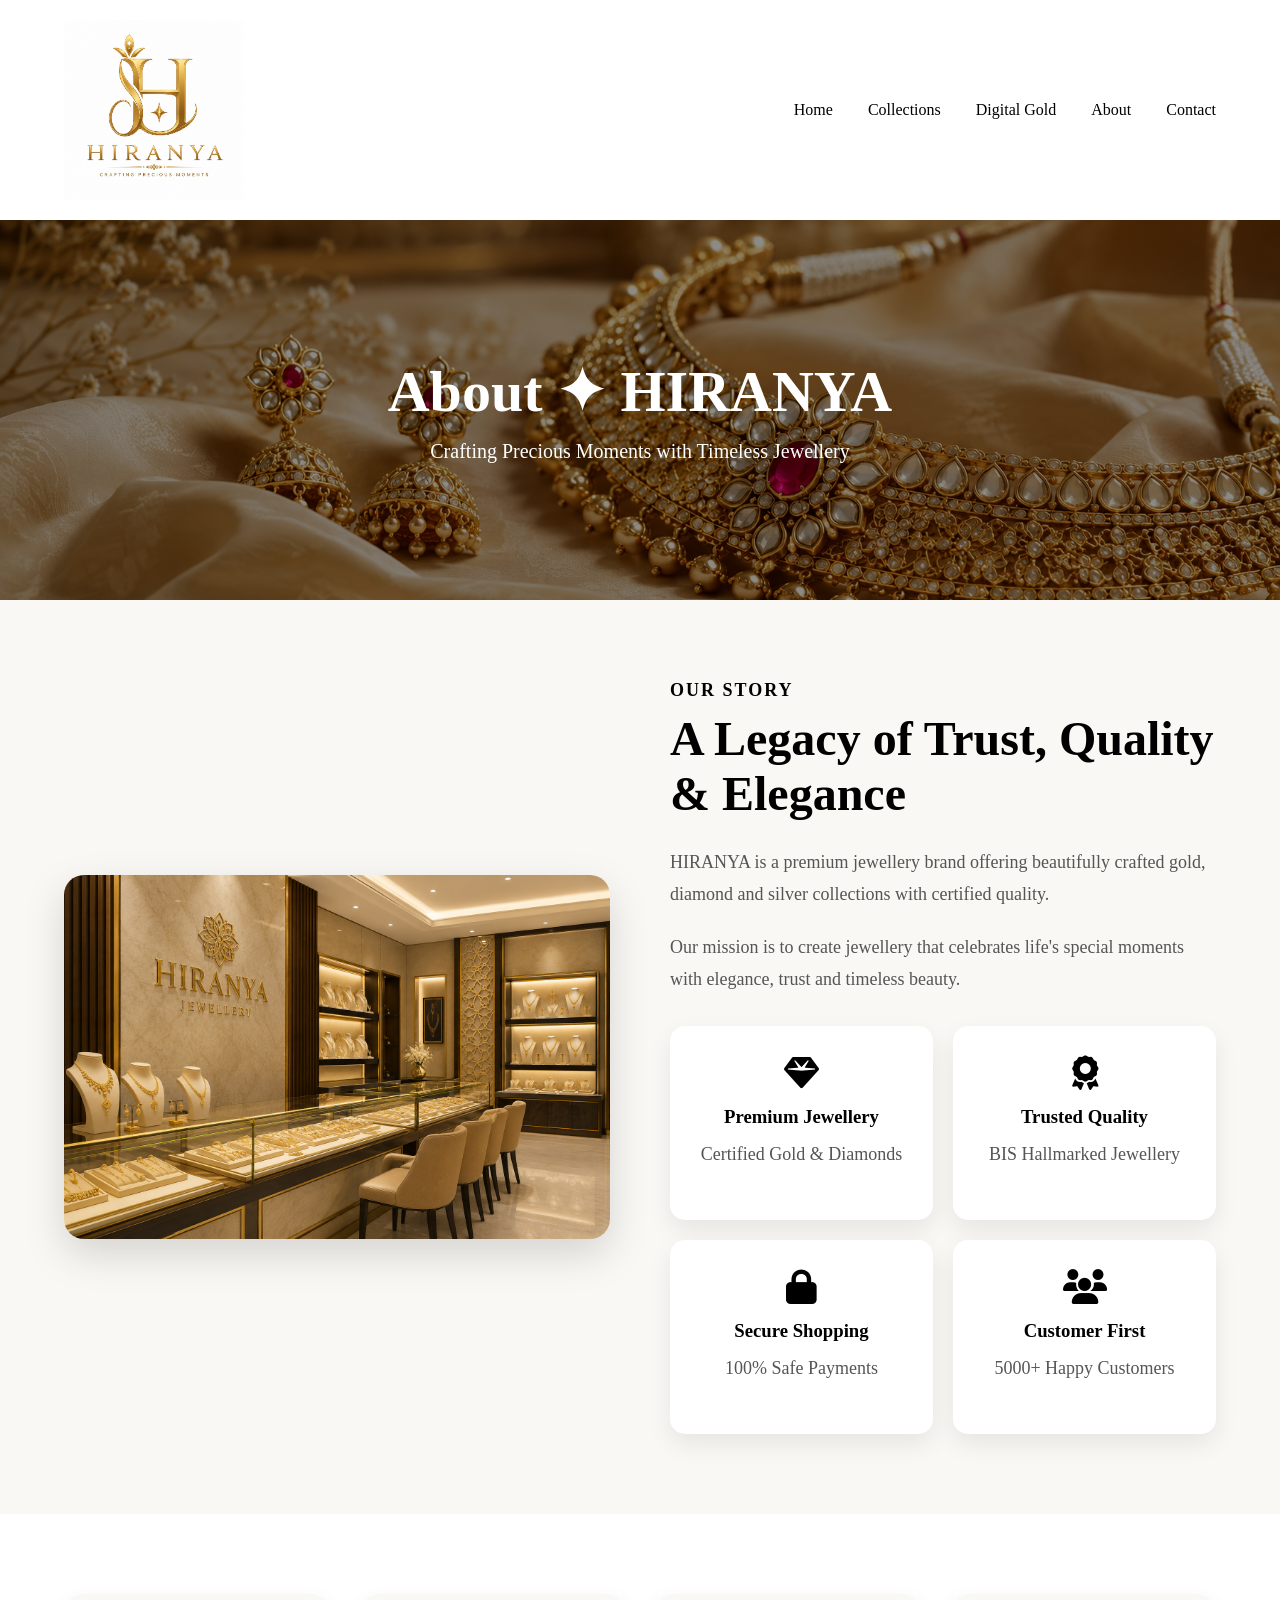
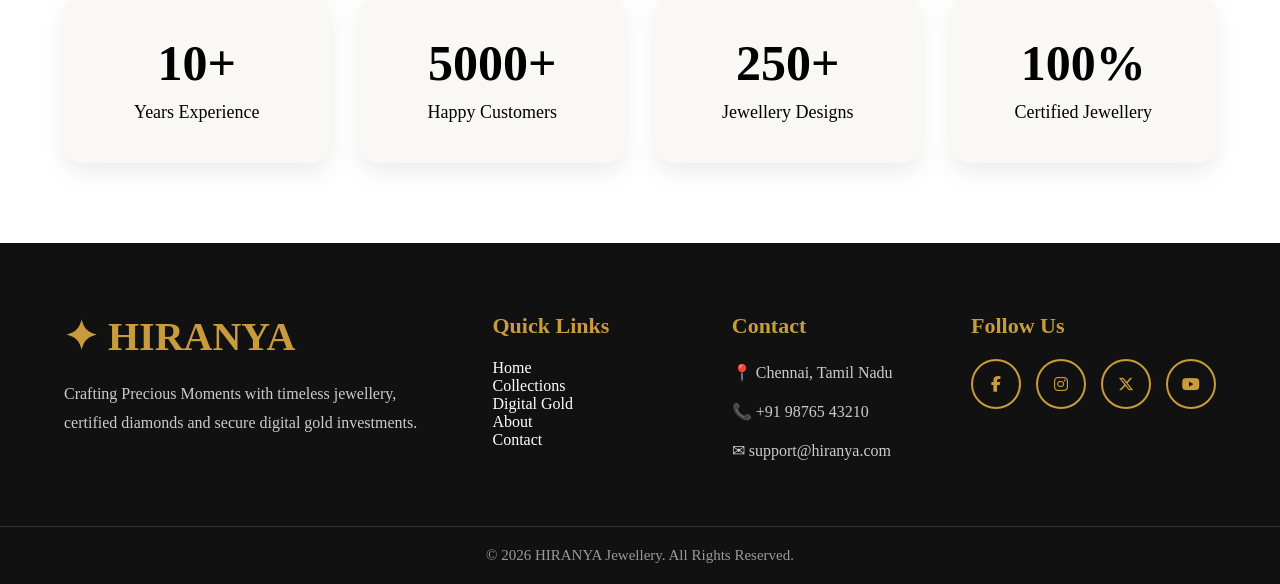
<file: about.html>
<!DOCTYPE html>
<html lang="en">

<head>
    <meta charset="UTF-8">
    <meta name="viewport" content="width=device-width, initial-scale=1.0">
    <title>About | 
        ✦ HIRANYA</title>

    <link rel="stylesheet" href="assets/css/style.css">

    <link rel="stylesheet"
        href="https://cdnjs.cloudflare.com/ajax/libs/font-awesome/6.5.2/css/all.min.css">
</head>

<body>

<header class="header">
    <div class="container nav-container">

        <a href="index.html" class="logo">
            <img src="assets/css/js/images/logo.png" alt="HIRANYA">
        </a>

        <nav class="navbar">
            <a href="index.html">Home</a>
            <a href="shop.html">Collections</a>
            <a href="digital-gold.html">Digital Gold</a>
            <a href="about.html" class="active">About</a>
            <a href="contact.html">Contact</a>
        </nav>

    </div>
</header>

<section class="page-banner">
    <div class="container">
        <h1>About 
            ✦ HIRANYA</h1>
        <p>Crafting Precious Moments with Timeless Jewellery</p>
    </div>
</section>

<section class="about-section">

<div class="container">

<div class="about-grid">

<div class="about-image">
<img src="assets/css/js/images/about.png" alt="About">
</div>

<div class="about-content">

<h5>OUR STORY</h5>

<h2>A Legacy of Trust, Quality & Elegance</h2>

<p>
HIRANYA is a premium jewellery brand offering beautifully crafted
gold, diamond and silver collections with certified quality.
</p>

<p>
Our mission is to create jewellery that celebrates life's
special moments with elegance, trust and timeless beauty.
</p>

<div class="about-features">

<div class="feature-card">
<i class="fas fa-gem"></i>
<h3>Premium Jewellery</h3>
<p>Certified Gold & Diamonds</p>
</div>

<div class="feature-card">
<i class="fas fa-award"></i>
<h3>Trusted Quality</h3>
<p>BIS Hallmarked Jewellery</p>
</div>

<div class="feature-card">
<i class="fas fa-lock"></i>
<h3>Secure Shopping</h3>
<p>100% Safe Payments</p>
</div>

<div class="feature-card">
<i class="fas fa-users"></i>
<h3>Customer First</h3>
<p>5000+ Happy Customers</p>
</div>

</div>

</div>

</div>

</div>

</section>

<section class="stats-section">

<div class="container stats-grid">

<div class="stat-box">
<h2>10+</h2>
<p>Years Experience</p>
</div>

<div class="stat-box">
<h2>5000+</h2>
<p>Happy Customers</p>
</div>

<div class="stat-box">
<h2>250+</h2>
<p>Jewellery Designs</p>
</div>

<div class="stat-box">
<h2>100%</h2>
<p>Certified Jewellery</p>
</div>

</div>

</section>

<footer class="footer">

<div class="container footer-grid">

<div>
<h2>✦ HIRANYA</h2>

<p>
Crafting Precious Moments with timeless jewellery,
certified diamonds and secure digital gold investments.
</p>

</div>

<div>

<h3>Quick Links</h3>

<a href="index.html" class="active">Home</a><br>
<a href="shop.html" class="active">Collections</a><br>
<a href="digital-gold.html" class="active">Digital Gold</a><br>
<a href="about.html" class="active">About</a><br>
<a href="contact.html" class="active">Contact</a>

</div>

<div>

<h3>Contact</h3>

<p>📍 Chennai, Tamil Nadu</p>
<p>📞 +91 98765 43210</p>
<p>✉ support@hiranya.com</p>

</div>

<div>

<h3>Follow Us</h3>

<div class="social-links">

<a href="#"><i class="fab fa-facebook-f"></i></a>

<a href="#"><i class="fab fa-instagram"></i></a>

<a href="#"><i class="fab fa-x-twitter"></i></a>

<a href="#"><i class="fab fa-youtube"></i></a>

</div>

</div>

</div>

<div class="footer-bottom">
© 2026 HIRANYA Jewellery. All Rights Reserved.
</div>

</footer>

</body>
</html>
</file>
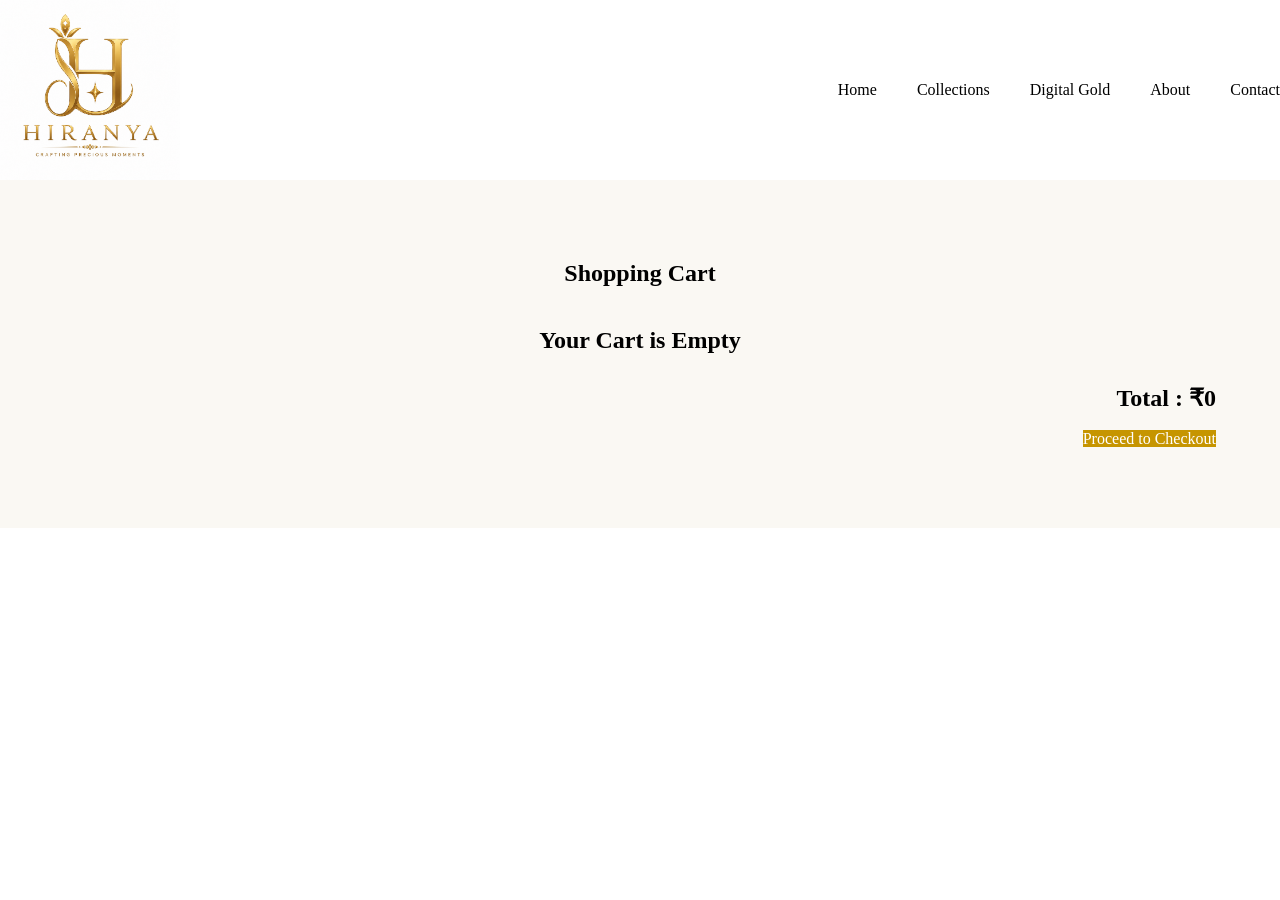
<file: cart.html>
<!DOCTYPE html>
<html lang="en">

<head>
    <meta charset="UTF-8">
    <meta name="viewport" content="width=device-width, initial-scale=1.0">
    <title>Shopping Cart | HIRANYA</title>

    <link rel="stylesheet" href="assets/css/style.css">
</head>

<body>

<header class="header">

    <nav class="navbar">

        <a href="index.html" class="logo">
            <img src="assets/css/js/images/logo/logo.png" alt="HIRANYA">
        </a>

        <ul class="nav-links">
            <li><a href="index.html" class="active">Home</a></li>
            <li><a href="shop.html" class="active">Collections</a></li>
            <li><a href="digital-gold.html" class="active">Digital Gold</a></li>
            <li><a href="about.html" class="active">About</a></li>
            <li><a href="contact.html" class="active">Contact</a></li>
        </ul>

    </nav>

</header>

<section class="product-details-section">

    <div class="container">

        <h1 style="text-align:center;margin-bottom:40px;">
            Shopping Cart
        </h1>

        <div id="cartItems"></div>

        <div style="text-align:right;margin-top:30px;">

            <h2 id="totalPrice">
                Total : ₹0
            </h2>

            <br>

            <a href="checkout.html" class="buy-btn">
                Proceed to Checkout
            </a>

        </div>

    </div>

</section>

<script src="assets/css/js/cart.js"></script>

</body>

</html>
</file>
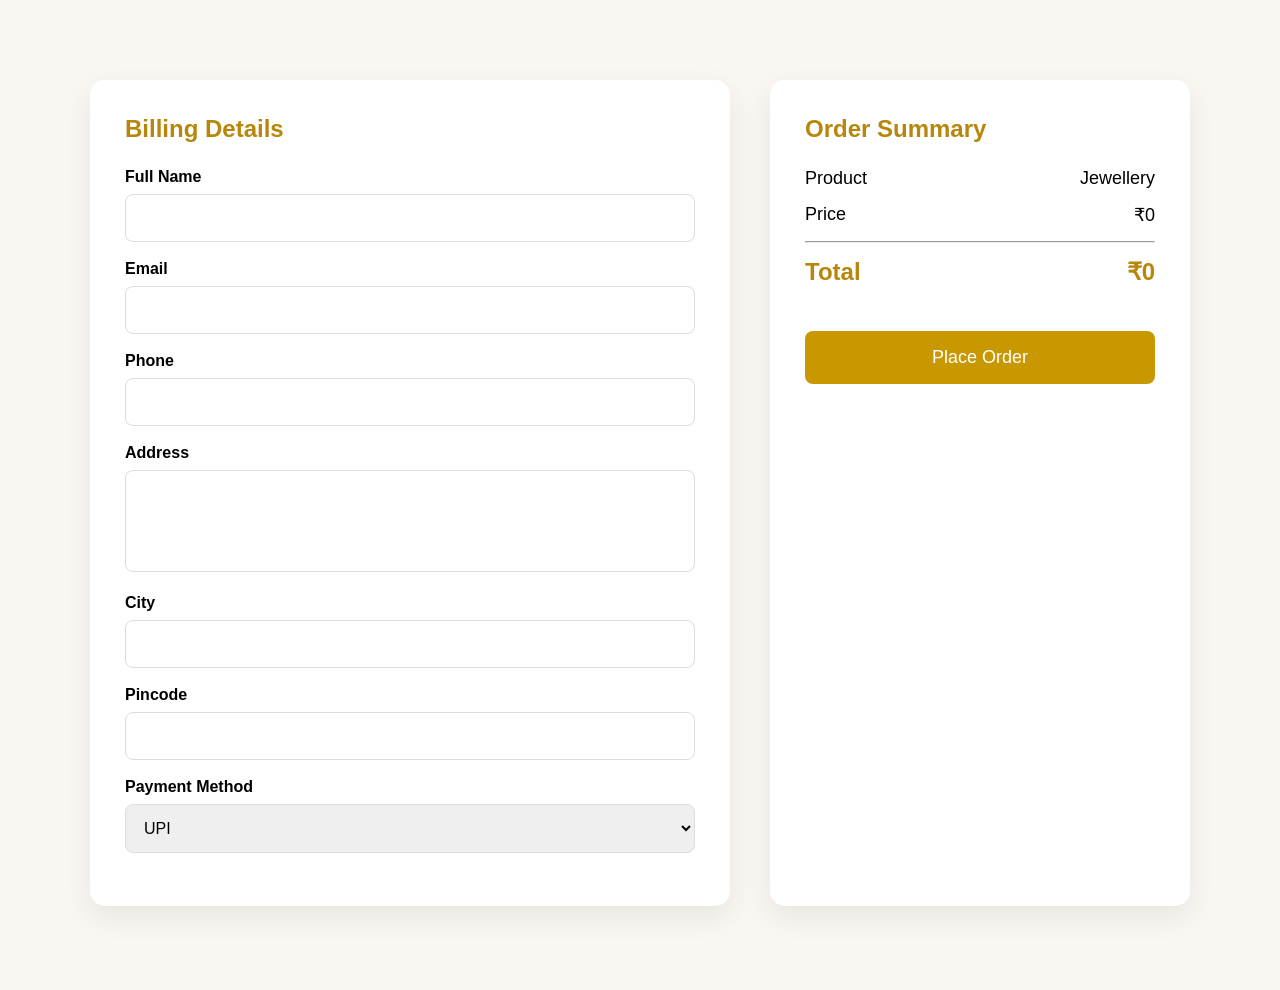
<file: checkout.html>
<!DOCTYPE html>
<html lang="en">

<head>
<meta charset="UTF-8">
<meta name="viewport" content="width=device-width, initial-scale=1.0">

<title>Checkout | HIRANYA</title>

<link rel="stylesheet" href="assets/css/style.css">
<link rel="stylesheet" href="https://cdnjs.cloudflare.com/ajax/libs/font-awesome/6.5.2/css/all.min.css">

<style>

body{
    margin:0;
    background:#faf7f2;
    font-family:Arial,Helvetica,sans-serif;
}

.checkout-section{
    padding:80px 20px;
}

.checkout-container{
    max-width:1100px;
    margin:auto;
    display:grid;
    grid-template-columns:1fr 420px;
    gap:40px;
}

.checkout-form,
.order-summary{

    background:#fff;
    padding:35px;
    border-radius:15px;
    box-shadow:0 10px 30px rgba(0,0,0,.08);

}

.checkout-form h2,
.order-summary h2{

    margin-bottom:25px;
    color:#b8860b;

}

.input-group{
    margin-bottom:18px;
}

.input-group label{
    display:block;
    margin-bottom:8px;
    font-weight:600;
}

.input-group input,
.input-group textarea,
.input-group select{

    width:100%;
    padding:14px;
    border:1px solid #ddd;
    border-radius:8px;
    font-size:16px;
    box-sizing:border-box;

}

textarea{
    resize:none;
}

.summary-row{

    display:flex;
    justify-content:space-between;
    margin:15px 0;
    font-size:18px;

}

.total{

    font-size:24px;
    color:#b8860b;
    font-weight:bold;

}

.place-btn{

    width:100%;
    margin-top:30px;
    padding:16px;
    background:#c99700;
    color:#fff;
    border:none;
    border-radius:8px;
    font-size:18px;
    cursor:pointer;

}

.place-btn:hover{

    background:#a67c00;

}

@media(max-width:900px){

.checkout-container{

grid-template-columns:1fr;

}

}

</style>

</head>

<body>

<section class="checkout-section">

<div class="checkout-container">

<div class="checkout-form">

<h2>Billing Details</h2>

<div class="input-group">
<label>Full Name</label>
<input type="text" id="name">
</div>

<div class="input-group">
<label>Email</label>
<input type="email" id="email">
</div>

<div class="input-group">
<label>Phone</label>
<input type="tel" id="phone">
</div>

<div class="input-group">
<label>Address</label>
<textarea rows="4" id="address"></textarea>
</div>

<div class="input-group">
<label>City</label>
<input type="text" id="city">
</div>

<div class="input-group">
<label>Pincode</label>
<input type="text" id="pincode">
</div>

<div class="input-group">
<label>Payment Method</label>

<select id="payment">


<option>UPI</option>
<option>Credit Card</option>
<option>Debit Card</option>
<option>Net Banking</option>

</select>

</div>

</div>

<div class="order-summary">

<h2>Order Summary</h2>

<div class="summary-row">

<span>Product</span>

<span id="productName">
Jewellery
</span>

</div>

<div class="summary-row">

<span>Price</span>

<span id="productPrice">
₹0
</span>

</div>

<hr>

<div class="summary-row total">

<span>Total</span>

<span id="totalPrice">
₹0
</span>

</div>

<button class="place-btn" onclick="placeOrder()">
Place Order
</button>

</div>

</div>

</section>

<script>

const product=JSON.parse(localStorage.getItem("selectedProduct"));

if(product){

document.getElementById("productName").innerHTML=product.name;

document.getElementById("productPrice").innerHTML="₹"+product.price.toLocaleString();

document.getElementById("totalPrice").innerHTML="₹"+product.price.toLocaleString();

}

function placeOrder(){

let name=document.getElementById("name").value;

let email=document.getElementById("email").value;

let phone=document.getElementById("phone").value;

let address=document.getElementById("address").value;

let city=document.getElementById("city").value;

let pincode=document.getElementById("pincode").value;

if(name==""||email==""||phone==""||address==""||city==""||pincode==""){

alert("Please fill all details.");

return;

}

window.location.href="success.html";

}

</script>

</body>

</html>
</file>
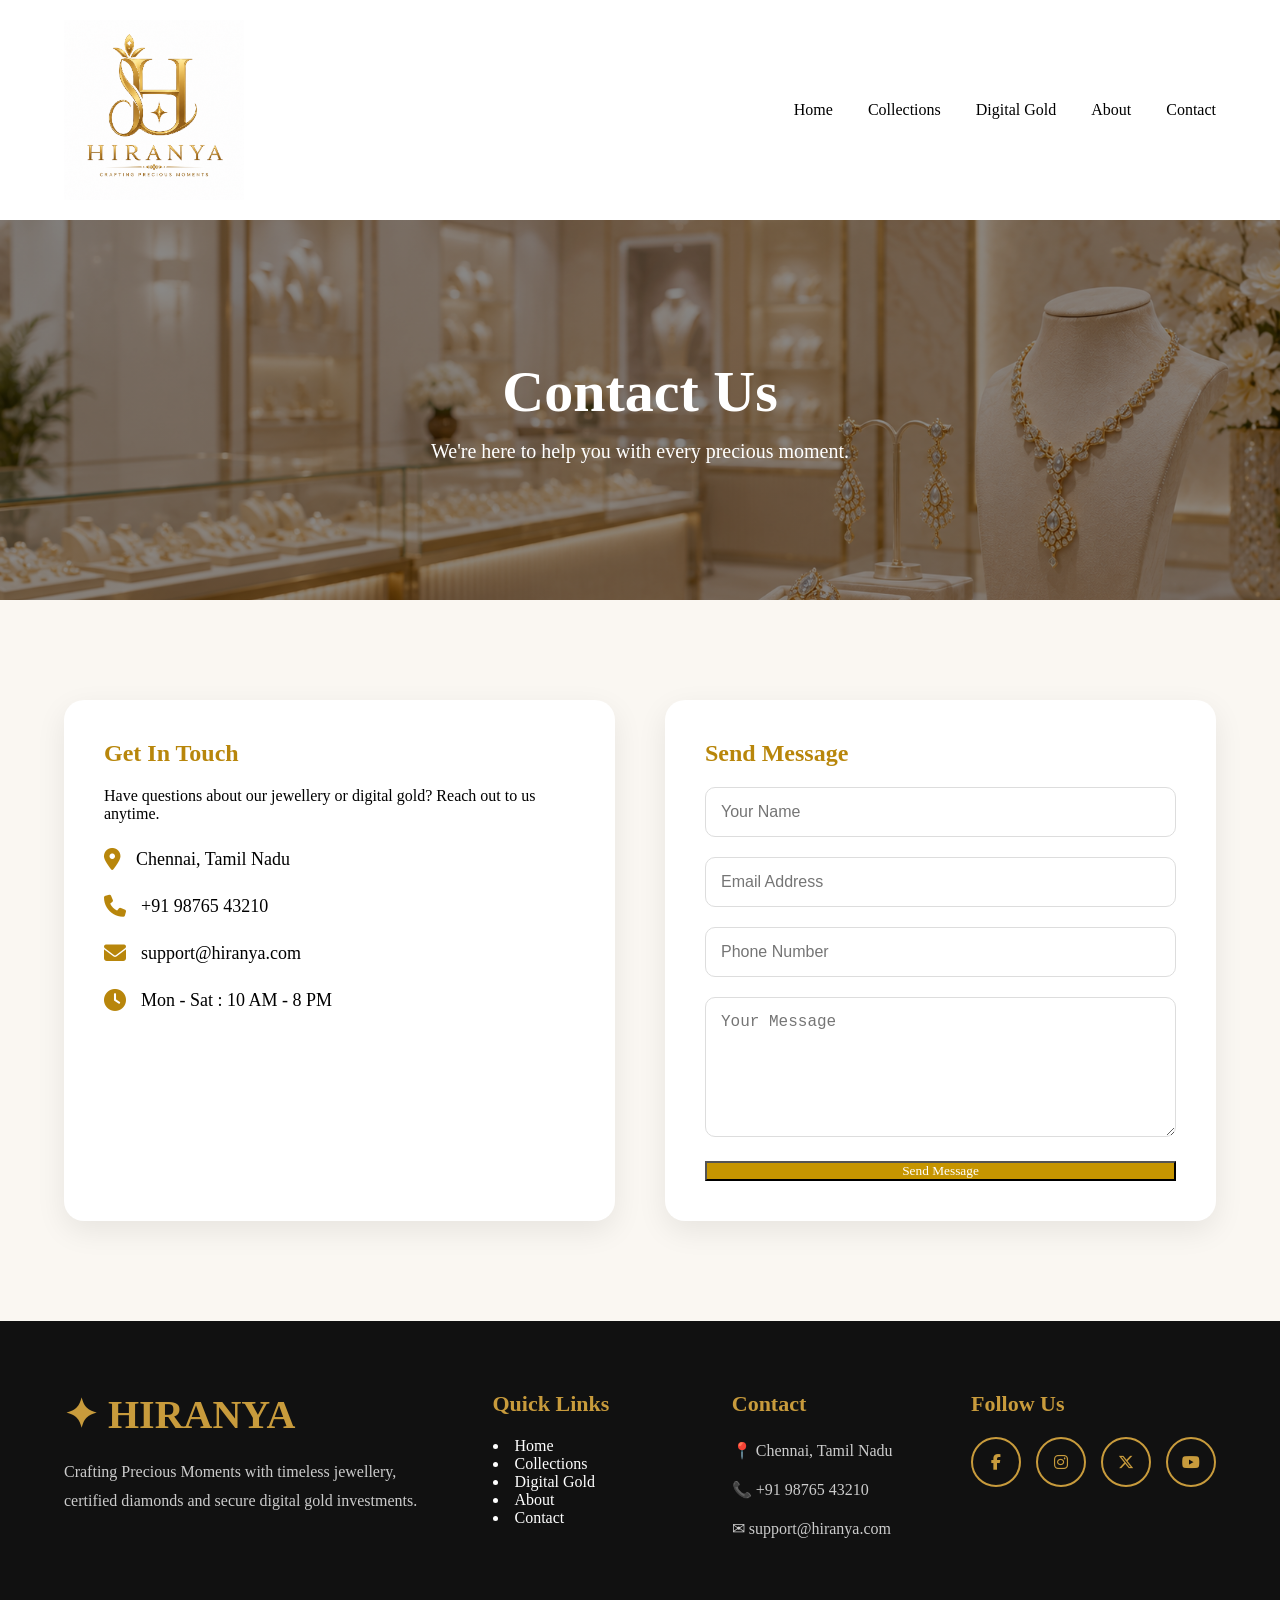
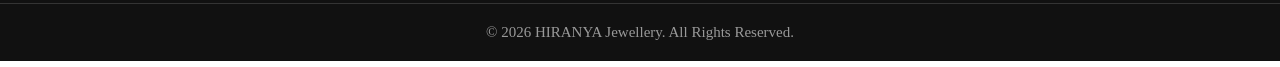
<file: contact.html>
<!DOCTYPE html>
<html lang="en">

<head>
<meta charset="UTF-8">
<meta name="viewport" content="width=device-width, initial-scale=1.0">

<title>Contact | HIRANYA</title>

<link rel="stylesheet" href="assets/css/style.css">

<link rel="stylesheet"
href="https://cdnjs.cloudflare.com/ajax/libs/font-awesome/6.5.2/css/all.min.css">

</head>

<body>

<header class="header">

<div class="container nav-container">

<a href="index.html" class="logo">
<img src="assets/css/js/images/logo.png" alt="HIRANYA">
</a>

<nav class="navbar">
<a href="index.html" class="active">Home</a>
<a href="shop.html" class="active">Collections</a>
<a href="digital-gold.html" class="active">Digital Gold</a>
<a href="about.html" class="active">About</a>
<a href="contact.html" class="active">Contact</a>
</nav>

</div>

</header>

<section class="page-banner contact-banner">

<div class="container">

<h1>Contact Us</h1>

<p>
We're here to help you with every precious moment.
</p>

</div>

</section>

<section class="contact-section">

<div class="container contact-grid">

<div class="contact-info">

<h2>Get In Touch</h2>

<p>
Have questions about our jewellery or digital gold?
Reach out to us anytime.
</p>

<div class="info-box">
<i class="fas fa-map-marker-alt"></i>
<span>Chennai, Tamil Nadu</span>
</div>

<div class="info-box">
<i class="fas fa-phone"></i>
<span>+91 98765 43210</span>
</div>

<div class="info-box">
<i class="fas fa-envelope"></i>
<span>support@hiranya.com</span>
</div>

<div class="info-box">
<i class="fas fa-clock"></i>
<span>Mon - Sat : 10 AM - 8 PM</span>
</div>

</div>

<div class="contact-form">

<h2>Send Message</h2>

<form>

<input type="text" placeholder="Your Name" required>

<input type="email" placeholder="Email Address" required>

<input type="text" placeholder="Phone Number" required>

<textarea rows="6" placeholder="Your Message"></textarea>

<button type="submit" class="buy-btn">
Send Message
</button>

</form>

</div>

</div>

</section>

<footer class="footer">

<div class="container footer-grid">

<div>

<h2>✦ HIRANYA</h2>

<p>
Crafting Precious Moments with timeless jewellery,
certified diamonds and secure digital gold investments.
</p>

</div>

<div>

<h3>Quick Links</h3>




                    <li><a href="index.html">Home</a></li>
                    <li><a href="shop.html">Collections</a></li>
                    <li><a href="digital-gold.html">Digital Gold</a></li>
                    <li><a href="about.html">About</a></li>
                    <li><a href="contact.html">Contact</a></li>
                

</div>

<div>

<h3>Contact</h3>

<p>📍 Chennai, Tamil Nadu</p>
<p>📞 +91 98765 43210</p>
<p>✉ support@hiranya.com</p>

</div>

<div>

<h3>Follow Us</h3>

<div class="social-links">

<a href="#"><i class="fab fa-facebook-f"></i></a>

<a href="#"><i class="fab fa-instagram"></i></a>

<a href="#"><i class="fab fa-x-twitter"></i></a>

<a href="#"><i class="fab fa-youtube"></i></a>

</div>

</div>

</div>

<div class="footer-bottom">
© 2026 HIRANYA Jewellery. All Rights Reserved.
</div>

</footer>

</body>

</html>
</file>
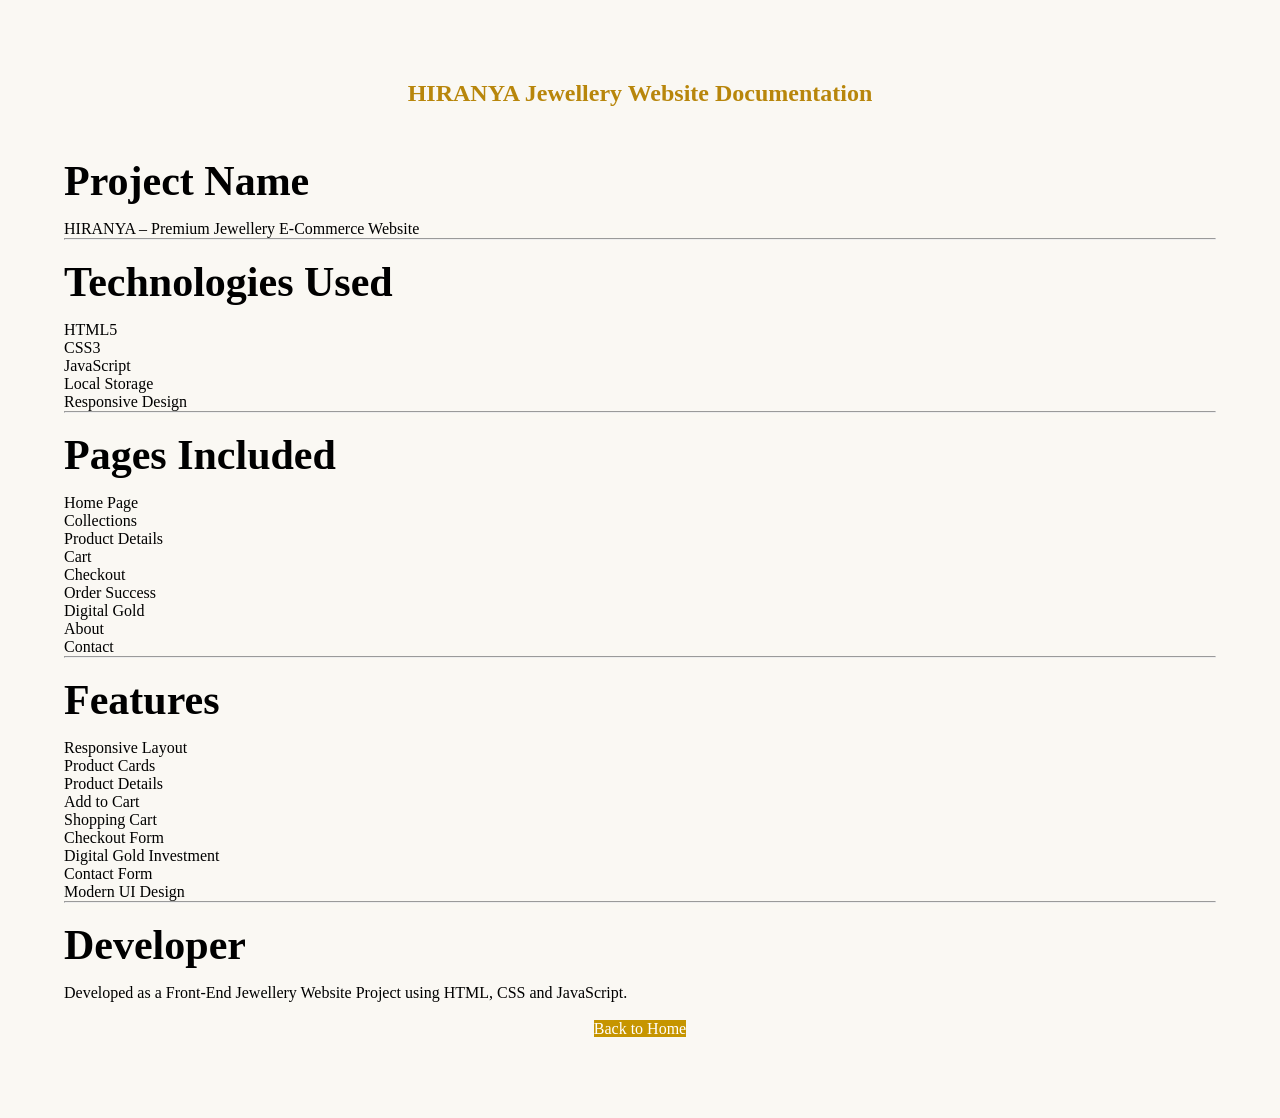
<file: README.html>
<!DOCTYPE html>
<html lang="en">

<head>

<meta charset="UTF-8">
<meta name="viewport" content="width=device-width, initial-scale=1.0">

<title>Project Documentation | HIRANYA</title>

<link rel="stylesheet" href="assets/css/style.css">

</head>

<body>

<section class="product-details-section">

<div class="container">

<h1 style="text-align:center;color:#b8860b;margin-bottom:50px;">
HIRANYA Jewellery Website Documentation
</h1>

<div class="product-info">

<h2>Project Name</h2>

<p>
HIRANYA – Premium Jewellery E-Commerce Website
</p>

<hr><br>

<h2>Technologies Used</h2>

<ul>
<li>HTML5</li>
<li>CSS3</li>
<li>JavaScript</li>
<li>Local Storage</li>
<li>Responsive Design</li>
</ul>

<hr><br>

<h2>Pages Included</h2>

<ul>
<li>Home Page</li>
<li>Collections</li>
<li>Product Details</li>
<li>Cart</li>
<li>Checkout</li>
<li>Order Success</li>
<li>Digital Gold</li>
<li>About</li>
<li>Contact</li>
</ul>

<hr><br>

<h2>Features</h2>

<ul>
<li>Responsive Layout</li>
<li>Product Cards</li>
<li>Product Details</li>
<li>Add to Cart</li>
<li>Shopping Cart</li>
<li>Checkout Form</li>
<li>Digital Gold Investment</li>
<li>Contact Form</li>
<li>Modern UI Design</li>
</ul>

<hr><br>

<h2>Developer</h2>

<p>
Developed as a Front-End Jewellery Website Project using HTML, CSS and JavaScript.
</p>

<br>

<div style="text-align:center;">

<a href="index.html" class="buy-btn">
Back to Home
</a>

</div>

</div>

</div>

</section>

</body>

</html>
</file>
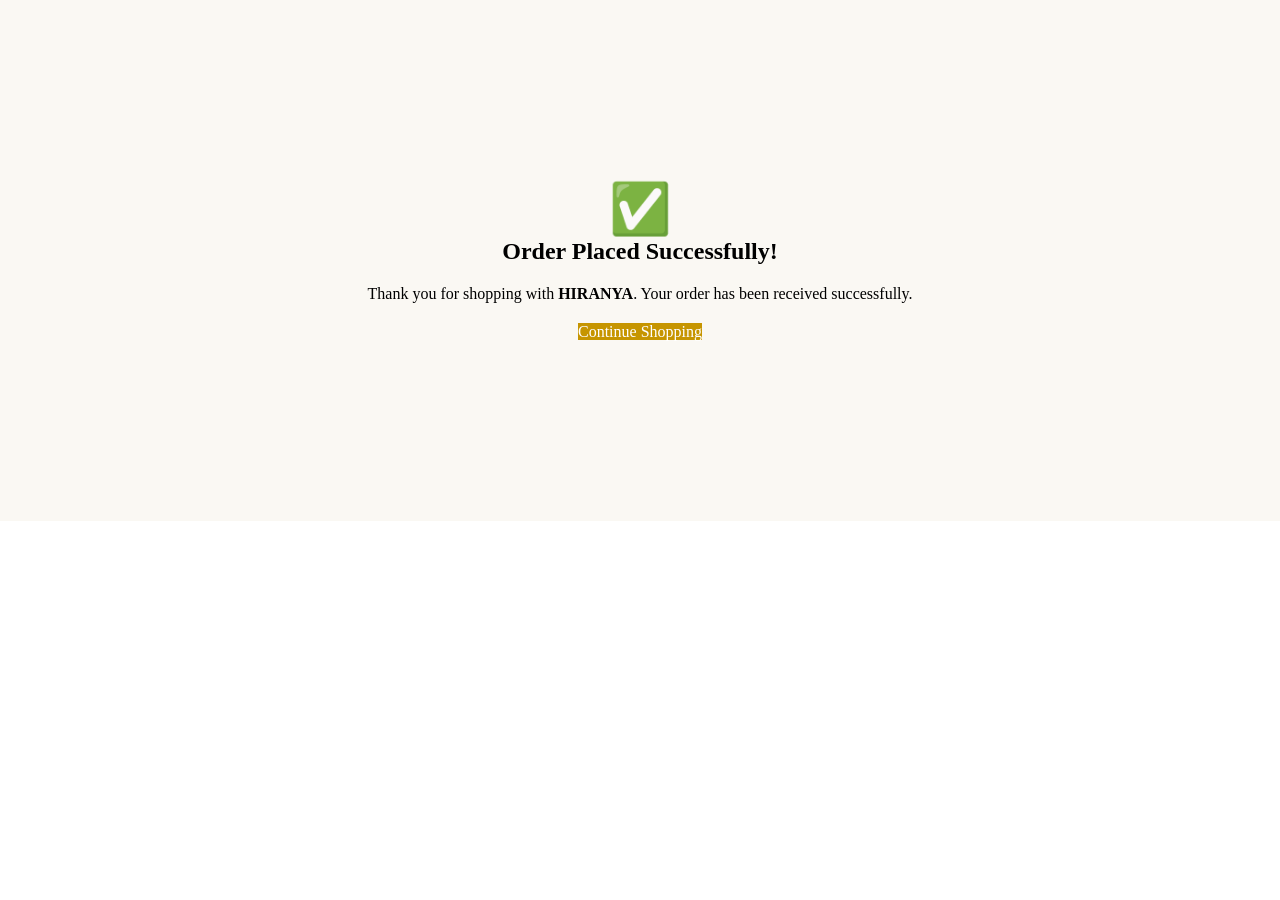
<file: success.html>
<!DOCTYPE html>
<html lang="en">

<head>

<meta charset="UTF-8">
<meta name="viewport" content="width=device-width, initial-scale=1.0">

<title>Order Successful | HIRANYA</title>

<link rel="stylesheet" href="assets/css/style.css">

</head>

<body>

<section class="product-details-section">

<div class="container" style="text-align:center; padding:100px 20px;">

<h1 style="color:green; font-size:50px;">
✅
</h1>

<h1>
Order Placed Successfully!
</h1>

<p style="margin:20px 0;">
Thank you for shopping with <strong>HIRANYA</strong>.
Your order has been received successfully.
</p>
<p id="digitalAmount" style="font-size:22px; color:#b8860b; font-weight:bold;"></p>
<a href="index.html" class="buy-btn">
Continue Shopping
</a>

</div>

</section>
<script>
const amount = localStorage.getItem("digitalGoldAmount");

if(amount){
    document.querySelector("h1").innerText = "Digital Gold Purchased Successfully!";
    document.getElementById("digitalAmount").innerHTML =
        "Investment Amount : ₹" + amount;

    localStorage.removeItem("digitalGoldAmount");
}
</script>
</body>

</html>
</file>
<file: assets/css/style.css>
/* ==========================
GLOBAL RESET
========================== */

*{
    margin:0;
    padding:0;
    box-sizing:border-box;
}

html{
    scroll-behavior:smooth;
}

body{

    background:var(--ivory);

    color:var(--black);

    font-family:var(--body-font);

    overflow-x:hidden;
    margin:0;
padding:0;

}

img{

    width:100%;
    display:block;

}

a{

    text-decoration:none;

    color:inherit;

}

ul{

    list-style:none;

}

button{

    cursor:pointer;

    font-family:inherit;

}

.container{

    width:90%;

    max-width:1400px;

    margin:auto;

}
/* ==========================
Announcement Bar
========================== */

.announcement-bar{
    background:#111;
    color:#fff;
    height:50px;
    display:flex;
    align-items:center;
    justify-content:center;
    font-size:16px;
    font-weight:500;
    margin:0;
    padding:0;
}
/* ==========================
        NAVBAR
========================== */

.navbar{
    display: flex;
    justify-content: space-between;
    align-items: center;
    padding: 15px 8%;
    background: #fff;
}
.nav-container{
    display:flex;
    justify-content:space-between;
    align-items:center;
    padding:20px 0;
}

.logo{
    display:flex;
    flex-direction:column;
    align-items:flex-start;
}

.logo span{
    color:var(--gold);
    font-size:14px;
    margin-bottom:2px;
}

.logo h2{
    font-family:var(--heading-font);
    color:var(--gold);
    font-size:28px;
    letter-spacing:6px;
    font-weight:800;
     text-shadow:0 1px 2px #c19103;
}

.logo p{
    font-size:10px;
    letter-spacing:2px;
    color:var(--gray);
    text-transform:uppercase;
}

.nav-links{
    display: flex;
    gap: 40px;
    list-style: none;
    align-items: center;
}

.nav-links a{

    font-weight:500;

    transition:var(--transition);

}

.nav-links a:hover{

    color:var(--gold);

}

.nav-icons{

    display:flex;

    gap:25px;

    font-size:20px;

}

.nav-icons i{

    cursor:pointer;

    transition:var(--transition);

}

.nav-icons i:hover{

    color:var(--gold);

}
/*=========================
HERO SECTION
==========================*/

.hero{

    position:relative;
    width:100%;
    height:100vh;
    overflow:hidden;

}

.hero-video{

    position:absolute;
    top:0;
    left:0;

    width:100%;
    height:100%;

    object-fit:cover;

}

.hero-overlay{

    position:absolute;
    inset:0;

    background:linear-gradient(
        rgba(0,0,0,.45),
        rgba(0,0,0,.55)
    );

}

.hero-content{

    position:relative;
    z-index:10;

    height:100%;

    display:flex;

    flex-direction:column;

    justify-content:center;

    align-items:flex-start;

    color:white;

}

.hero-subtitle{

    color:#D4AF37;

    font-size:15px;

    letter-spacing:4px;

    text-transform:uppercase;

    margin-bottom:20px;

}

.hero h1{

   .hero h1{
    font-family: var(--heading-font);
    font-size: 90px;
    font-weight: 700;
    color: white;
    letter-spacing: 8px;
    line-height: 1;
    margin-bottom: 25px;
}

}

.hero p{

    width:580px;

    max-width:100%;

    line-height:1.9;

    margin-bottom:45px;

    font-size:18px;

}

.hero-btns{

    display:flex;

    gap:20px;

}

.btn{

    padding:18px 40px;

    border-radius:50px;

    transition:.4s;

    font-weight:600;

}

.gold-btn{

    background:#B8860B;

    color:white;

}

.gold-btn:hover{

    transform:translateY(-5px);

    background:#9A7200;

}

.outline-btn{

    border:2px solid white;

    color:white;

}

.outline-btn:hover{

    background:white;

    color:black;

}
/*==============================
HERO SECTION
==============================*/

.hero{
    position: relative;
    width: 100%;
    height: 100vh;
    overflow: hidden;
}

.hero-video{
    position: absolute;
    top: 0;
    left: 0;
    width: 100%;
    height: 100%;
    object-fit: cover;
}

.hero-overlay{
    position: absolute;
    inset: 0;
    background: rgba(0,0,0,0.45);
}

.hero-content{
    position: relative;
    z-index: 2;
    height: 100%;
    display: flex;
    flex-direction: column;
    justify-content: center;
    align-items: flex-start;
    color: white;
}

.hero-subtitle{
    color: var(--gold);
    letter-spacing: 4px;
    text-transform: uppercase;
    font-size: 16px;
    margin-bottom: 15px;
}

.hero h1{
    font-family: var(--heading-font);
    font-size: 70px;
    line-height: 1.1;
    margin-bottom: 20px;
}

.hero-text{
    max-width: 550px;
    font-size: 18px;
    line-height: 1.8;
    margin-bottom: 35px;
}

.hero-buttons{
    display: flex;
    gap: 20px;
}

.btn-primary,
.btn-secondary{
    padding: 15px 35px;
    border-radius: 50px;
    font-weight: 600;
    transition: 0.3s ease;
}

.btn-primary{
    background: var(--gold);
    color: var(--black);
}

.btn-primary:hover{
    background: var(--gold-dark);
}

.btn-secondary{
    border: 2px solid white;
    color: white;
}

.btn-secondary:hover{
    background: white;
    color: black;
}
.hero-title{
    display:flex;
    align-items:center;
    gap:18px;
    color:#D4AF37;
    font-family:var(--heading-font);
    font-size:90px;
    letter-spacing:8px;
    margin-bottom:25px;
}

.sparkle{
    color:#D4AF37;
    font-size:70px;
}
/*========================
FEATURED COLLECTIONS
========================*/

.featured{
    padding:100px 0;
    background:#FAF7F2;
}

.section-title{
    text-align:center;
    font-family:var(--heading-font);
    font-size:48px;
    margin-bottom:60px;
    color:var(--black);
}

.featured-grid{
    display:grid;
    grid-template-columns:repeat(4,1fr);
    gap:30px;
}

.featured-card{
    position:relative;
    overflow:hidden;
    border-radius:20px;
    cursor:pointer;
    height:460px;
    box-shadow:0 10px 30px rgba(0,0,0,.15);
    transition:.4s;
}

.featured-card:hover{
    transform:translateY(-10px);
}

.featured-card img{
    width:100%;
    height:100%;
    object-fit:cover;
    display:block;
}

.featured-overlay{
    position:absolute;
    left:0;
    right:0;
    bottom:0;
    padding:25px;
    background:linear-gradient(transparent,rgba(0,0,0,.75));
}

.featured-overlay h3{
    color:#fff;
    font-size:32px;
    margin:0;
    font-family:var(--heading-font);
}

@media(max-width:992px){
    .featured-grid{
        grid-template-columns:repeat(2,1fr);
    }
}

@media(max-width:768px){
    .featured-grid{
        grid-template-columns:1fr;
    }

    .featured-card{
        height:350px;
    }
}
/*==============================
BEST SELLERS
==============================*/

.best-sellers{
    padding:100px 0;
    background:#ffffff;
}

.products-grid{
    display:grid;
    grid-template-columns:repeat(4,1fr);
    gap:30px;
}

.product-card{
    background:#fff;
    border-radius:20px;
    overflow:hidden;
    box-shadow:0 10px 30px rgba(0,0,0,.08);
    transition:0.4s ease;
}

.product-card:hover{
    transform:translateY(-10px);
}

.product-card img{
    width:100%;
    height:300px;
    object-fit:cover;
}

.product-card h3{
    padding:18px 20px 8px;
    font-family:var(--heading-font);
    font-size:28px;
}

.price{
    padding:0 20px;
    color:#B8860B;
    font-size:24px;
    font-weight:700;
}

.rating{
    padding:10px 20px;
    color:#D4AF37;
    font-size:18px;
}

.description{
    padding:0 20px;
    color:#666;
    line-height:1.6;
    margin-bottom:20px;
}

.product-buttons{
    display:flex;
    justify-content:center;
    align-items:center;
    margin-top:20px;
}

.product-buttons a,
.product-buttons button{
    flex:1;
    text-align:center;
}s

.product-buttons .btn-secondary{
    border:2px solid #B8860B;
    background:white;
    color:#B8860B;
}

.product-buttons .btn-secondary:hover{
    background:#B8860B;
    color:white;
}
/*==============================
DIGITAL GOLD
==============================*/

.digital-gold{
    padding:100px 0;
    background:linear-gradient(135deg,#fffaf2,#f7ead0);
}

.digital-grid{
    display:grid;
    grid-template-columns:45% 55%;
    align-items:center;
    gap:80px;
}

.tag{
    display:inline-block;
    background:#b8870b;
    color:#fff;
    padding:8px 18px;
    border-radius:30px;
    font-size:14px;
    letter-spacing:2px;
    margin-bottom:20px;
}

.digital-content h2{
    font-size:56px;
    margin-bottom:20px;
    font-family:var(--heading-font);
}


.digital-content p{
  font-size:20px;
    line-height:1.8;
    color:#545353;
    margin-bottom:45px;
}

.digital-image img{
    width:90%;
    display:block;
    margin:auto;
    border-radius:20px;
    box-shadow:0 15px 40px rgba(0,0,0,.15);
    transition:.4s;
}

.digital-image img:hover{
     transform:scale(1.03);
}

.digital-content{
    max-width:600px
}
/*==============================
WHY CHOOSE HIRANYA
==============================*/

.why-choose{
    padding:100px 0;
    background:#fff;
}

.why-grid{
    display:grid;
    grid-template-columns:repeat(4,1fr);
    gap:30px;
    margin-top:60px;
}

.why-card{
    background:#FAF7F2;
    padding:40px 25px;
    border-radius:20px;
    text-align:center;
    transition:.4s;
    box-shadow:0 10px 25px rgba(0,0,0,.08);
}

.why-card:hover{
    transform:translateY(-10px);
    background:#fff;
    border:1px solid #B8860B;
}

.why-card i{
    font-size:45px;
    color:#B8860B;
    margin-bottom:20px;
}

.why-card h3{
    font-family:var(--heading-font);
    font-size:28px;
    margin-bottom:15px;
}

.why-card p{
    color:#666;
    line-height:1.7;
    font-size:16px;
}
/* ===========================
   TESTIMONIALS
=========================== */

.testimonials{
    padding:100px 0;
    background:#fff;
}

.testimonial-grid{
    display:grid;
    grid-template-columns:repeat(3,1fr);
    gap:30px;
    margin-top:60px;
}

.testimonial-card{
    background:#FAF7F2;
    padding:30px;
    border-radius:20px;
    text-align:center;
    box-shadow:0 10px 25px rgba(0,0,0,.08);
    transition:.3s;
}

.testimonial-card:hover{
    transform:translateY(-8px);
}

.testimonial-card img{
    width:120px;
    height:120px;
    border-radius:50%;
    object-fit:cover;
    border:4px solid #B8860B;


    display:block;
    margin:0 auto 20px;
}
.testimonial-card h3{
    font-size:24px;
    margin-bottom:10px;
}

.stars{
    color:#B8860B;
    font-size:20px;
    margin-bottom:15px;
}

.testimonial-card p{
    color:#666;
    line-height:1.8;
}
/* ===========================
   FOOTER
=========================== */

.footer{
    background:#111;
    color:#fff;
    padding:70px 0 20px;
}

.footer-grid{
    display:grid;
    grid-template-columns:2fr 1fr 1fr 1fr;
    gap:50px;
}

.footer h2{
    color:#C89B3C;
    font-family:'Playfair Display', serif;
    font-size:40px;
    margin-bottom:20px;
}

.footer h3{
    color:#C89B3C;
    margin-bottom:20px;
    font-size:22px;
}

.footer p{
    color:#ccc;
    line-height:1.8;
    margin-bottom:10px;
}

.footer-links{
    display:flex;
    flex-direction:column;
}

.footer-links a{
    color:#ccc;
    text-decoration:none;
    margin-bottom:12px;
    transition:.3s;
}

.footer-links a:hover{
    color:#C89B3C;
    padding-left:6px;
}

.footer-social a{
    display:inline-flex;
    justify-content:center;
    align-items:center;
    width:42px;
    height:42px;
    margin-right:10px;
    border:1px solid #C89B3C;
    border-radius:50%;
    color:#C89B3C;
    text-decoration:none;
    transition:.3s;
}

.footer-social a:hover{
    background:#C89B3C;
    color:#111;
}

.footer-bottom{
    border-top:1px solid rgba(255,255,255,.15);
    margin-top:50px;
    padding-top:20px;
    text-align:center;
    color:#999;
    font-size:15px;
}
/*==========================
SHOP PAGE
==========================*/

.shop-hero{
    background:
    linear-gradient(rgba(255,255,255,0.45), rgba(255,255,255,0.45)),
    url("js/images/banners/shop-banner.png");


    background-size: cover;
    background-position: center;
    background-repeat: no-repeat;

    padding: 150px 20px;
    text-align: center;
}
.shop-hero h1{
    font-family: "Playfair Display", serif;
    font-size: 64px;
    font-weight: 700;
    color: #1f1f1f;
    margin-bottom: 20px;
    letter-spacing: 1px;
}
.shop-hero p{
    max-width: 750px;
    margin: auto;
    font-size: 22px;
    line-height: 1.8;
    color: #444;
}

.shop-products{
    padding:40px 0 80px;
}

.shop-top{
    display:flex;
    justify-content:space-between;
    gap:20px;
    margin-bottom:50px;
}

.shop-top input{
    flex:1;
    padding:15px 20px;
    border:1px solid #ddd;
    border-radius:10px;
    font-size:16px;
}

.shop-top select{
    width:220px;
    padding:15px;
    border:1px solid #ddd;
    border-radius:10px;
    font-size:16px;
    background:#fff;
}
.products-grid{
    display:grid;
    grid-template-columns:repeat(4,1fr);
    gap:30px;
}

.product-card{
    background:#fff;
    border-radius:15px;
    overflow:hidden;
    box-shadow:0 10px 25px rgba(0,0,0,.08);
    transition:.3s;
}

.product-card:hover{
    transform:translateY(-8px);
}

.product-card img{
    width:100%;
    height:320px;
    object-fit:cover;
}

.product-card h3{
    margin:20px 20px 10px;
    font-size:24px;
}

.product-card .price{
    margin:0 20px 20px;
    color:#b8860b;
    font-size:22px;
    font-weight:700;
}

.product-card .btn{
    display:block;
    margin:0 20px 20px;
    padding:12px;
    text-align:center;
    background:#b8860b;
    color:#fff;
    text-decoration:none;
    border-radius:8px;
    transition:.3s;
}

.product-card .btn:hover{
    background:#8b6508;
}
.shop-hero{
    position: relative;
    overflow: hidden;
}

.shop-hero::after{
    content: "";
    position: absolute;
    left: 0;
    bottom: 0;
    width: 100%;
    height: 120px;
    background: linear-gradient(to bottom, transparent, #f8f3eb);
}
.product-details-section{
    padding:80px 0;
    background:#faf8f3;
}

.product-details{
    display:grid;
    grid-template-columns:1fr 1fr;
    gap:60px;
    align-items:center;
}

.product-details img{
    width:420px;
    height:420px;
    object-fit:cover;
    border-radius:18px;
    box-shadow:0 15px 35px rgba(0,0,0,0.15);
}

.product-info h2{
    font-size:42px;
    margin-bottom:15px;
}

.product-price{
    font-size:34px;
    color:#b8860b;
    font-weight:bold;
    margin:20px 0;
}

.product-category{
    font-size:18px;
    color:#666;
    margin-bottom:20px;
}

.product-description{
    line-height:1.8;
    color:#555;
    margin-bottom:30px;
}

.details-buttons{
    display:flex;
    gap:20px;
}

.details-buttons a,
.details-buttons button{
    padding:14px 28px;
    border:none;
    border-radius:8px;
    cursor:pointer;
    font-size:17px;
}

.buy-btn{
    background:#c69500;
    color:white;
}

.cart-btn{
    background:#222;
    color:white;
}
.logo img{
    width: 180px;
    height: auto;
    display: block;
}

.navbar{
    display:flex;
    align-items:center;
    gap:35px;
    padding:0;
}
#checkoutForm{
    max-width:600px;
    margin:auto;
}

#checkoutForm input,
#checkoutForm textarea{
    width:100%;
    padding:15px;
    border:1px solid #ccc;
    border-radius:8px;
    font-size:16px;
}

#checkoutForm button{
    width:100%;
}
.digital-gold-section{
    padding:80px 0;
}

.digital-gold-section .container{
    display:grid;
    grid-template-columns:1fr 1fr;
    gap:40px;
}

.gold-card{
    background:#fff;
    padding:30px;
    border-radius:15px;
    box-shadow:0 10px 25px rgba(0,0,0,.08);
}

.gold-card input{
    width:100%;
    padding:15px;
    margin:20px 0;
    border:1px solid #ddd;
    border-radius:8px;
}

.page-banner{
    background:
    linear-gradient(rgba(0,0,0,.45), rgba(0,0,0,.45)),
    url("js/images/about-banner.png") center/cover no-repeat;

    height: 380px;
    display: flex;
    align-items: center;
    justify-content: center;
    text-align: center;
    color: #ffffff;
}


.page-banner h1{
    font-size: 58px;
    margin-bottom: 15px;
}

.page-banner p{
    font-size: 20px;
}
/* ===== Digital Gold ===== */

.digital-gold{
    padding:80px 10%;
    background:#faf8f4;
}

.digital-title{
    text-align:center;
    font-size:48px;
    color:#b8860b;
    margin-bottom:15px;
}

.digital-subtitle{
    text-align:center;
    color:#666;
    font-size:18px;
    margin-bottom:60px;
}

.digital-container{
    display:grid;
    grid-template-columns:1fr 1fr;
    gap:40px;
}

.digital-card{
    background:#fff;
    padding:35px;
    border-radius:20px;
    box-shadow:0 10px 30px rgba(0,0,0,.08);
}

.digital-card h2{
    color:#b8860b;
    margin-bottom:20px;
}

.digital-card ul{
    list-style:none;
    padding:0;
}

.digital-card li{
    padding:12px 0;
    font-size:18px;
}

.digital-card input{
    width:100%;
    padding:15px;
    margin:20px 0;
    border:1px solid #ddd;
    border-radius:10px;
    font-size:18px;
}

.digital-card button{
    width:100%;
    padding:15px;
    border:none;
    border-radius:10px;
    background:#b8860b;
    color:white;
    font-size:18px;
    cursor:pointer;
}

.digital-card button:hover{
    background:#9b6d08;
}

.gold-price{
    margin-top:20px;
    padding:15px;
    background:#f5f5f5;
    border-radius:10px;
    text-align:center;
    font-weight:bold;
}
.social-links{
    display:flex;
    gap:15px;
}

.social-links a{
    width:50px;
    height:50px;
    border:2px solid #c89b3c;
    border-radius:50%;
    display:flex;
    justify-content:center;
    align-items:center;
    color:#c89b3c;
    text-decoration:none;
    transition:.3s;
}

.social-links a:hover{
    background:#c89b3c;
    color:#010101;
}
/* ================= ABOUT PAGE ================= */

.about-section{
padding:80px 0;
background:#faf8f4;
}

.about-grid{
display:grid;
grid-template-columns:1fr 1fr;
gap:60px;
align-items:center;
}

.about-image img{
width:100%;
border-radius:20px;
box-shadow:0 15px 40px rgba(0,0,0,.15);
}

.about-content h5{
color:var(--gold);
font-size:18px;
margin-bottom:10px;
letter-spacing:2px;
}

.about-content h2{
font-size:48px;
margin-bottom:25px;
}

.about-content p{
font-size:18px;
line-height:1.8;
margin-bottom:20px;
color:#555;
}

.about-features{
display:grid;
grid-template-columns:repeat(2,1fr);
gap:20px;
margin-top:30px;
}

.feature-card{
background:#fff;
padding:30px;
text-align:center;
border-radius:15px;
box-shadow:0 10px 25px rgba(0,0,0,.08);
transition:.3s;
}

.feature-card:hover{
transform:translateY(-8px);
}

.feature-card i{
font-size:35px;
color:var(--gold);
margin-bottom:15px;
}

.feature-card h3{
margin-bottom:10px;
}

.stats-section{
background:#fff;
padding:80px 0;
}

.stats-grid{
display:grid;
grid-template-columns:repeat(4,1fr);
gap:30px;
}

.stat-box{
background:#faf8f4;
padding:40px;
text-align:center;
border-radius:20px;
box-shadow:0 10px 25px rgba(0,0,0,.08);
}

.stat-box h2{
font-size:50px;
color:var(--gold);
margin-bottom:10px;
}

.stat-box p{
font-size:18px;
}

@media(max-width:992px){

.about-grid{
grid-template-columns:1fr;
}

.about-features{
grid-template-columns:1fr;
}

.stats-grid{
grid-template-columns:repeat(2,1fr);
}

}

@media(max-width:576px){

.stats-grid{
grid-template-columns:1fr;
}

.about-content h2{
font-size:35px;
}

}
.contact-banner{
background:
linear-gradient(rgba(0,0,0,.45),rgba(0,0,0,.45)),
url("js/images/contact-banner.png");
background-size:cover;
background-position:center;
}

.contact-section{
padding:100px 0;
background:#faf7f2;
}

.contact-grid{
display:grid;
grid-template-columns:1fr 1fr;
gap:50px;
}

.contact-info,
.contact-form{
background:#fff;
padding:40px;
border-radius:20px;
box-shadow:0 10px 30px rgba(0,0,0,.08);
}

.contact-info h2,
.contact-form h2{
margin-bottom:20px;
color:#b8860b;
}

.info-box{
display:flex;
align-items:center;
gap:15px;
margin:25px 0;
font-size:18px;
}

.info-box i{
color:#b8860b;
font-size:22px;
}

.contact-form input,
.contact-form textarea{
width:100%;
padding:15px;
margin-bottom:20px;
border:1px solid #ddd;
border-radius:10px;
font-size:16px;
}

.contact-form button{
width:100%;
}
/* Digital Gold Banner Only */

.digital-banner{
    display:flex;
    flex-direction:column;
    justify-content:center;
    align-items:center;
    text-align:center;
}

.digital-banner h1{
    display:block;
    font-size:65px;
    margin-bottom:20px;
}

.digital-banner p{
    display:block;
    font-size:24px;
    max-width:900px;
    margin:0 auto;
    line-height:1.6;
}
/* Gold logo for Digital Gold page */
.logo h2{
    color:#C99700 !important;
}

.logo p{
    color:#6b7280;
}
</file>
